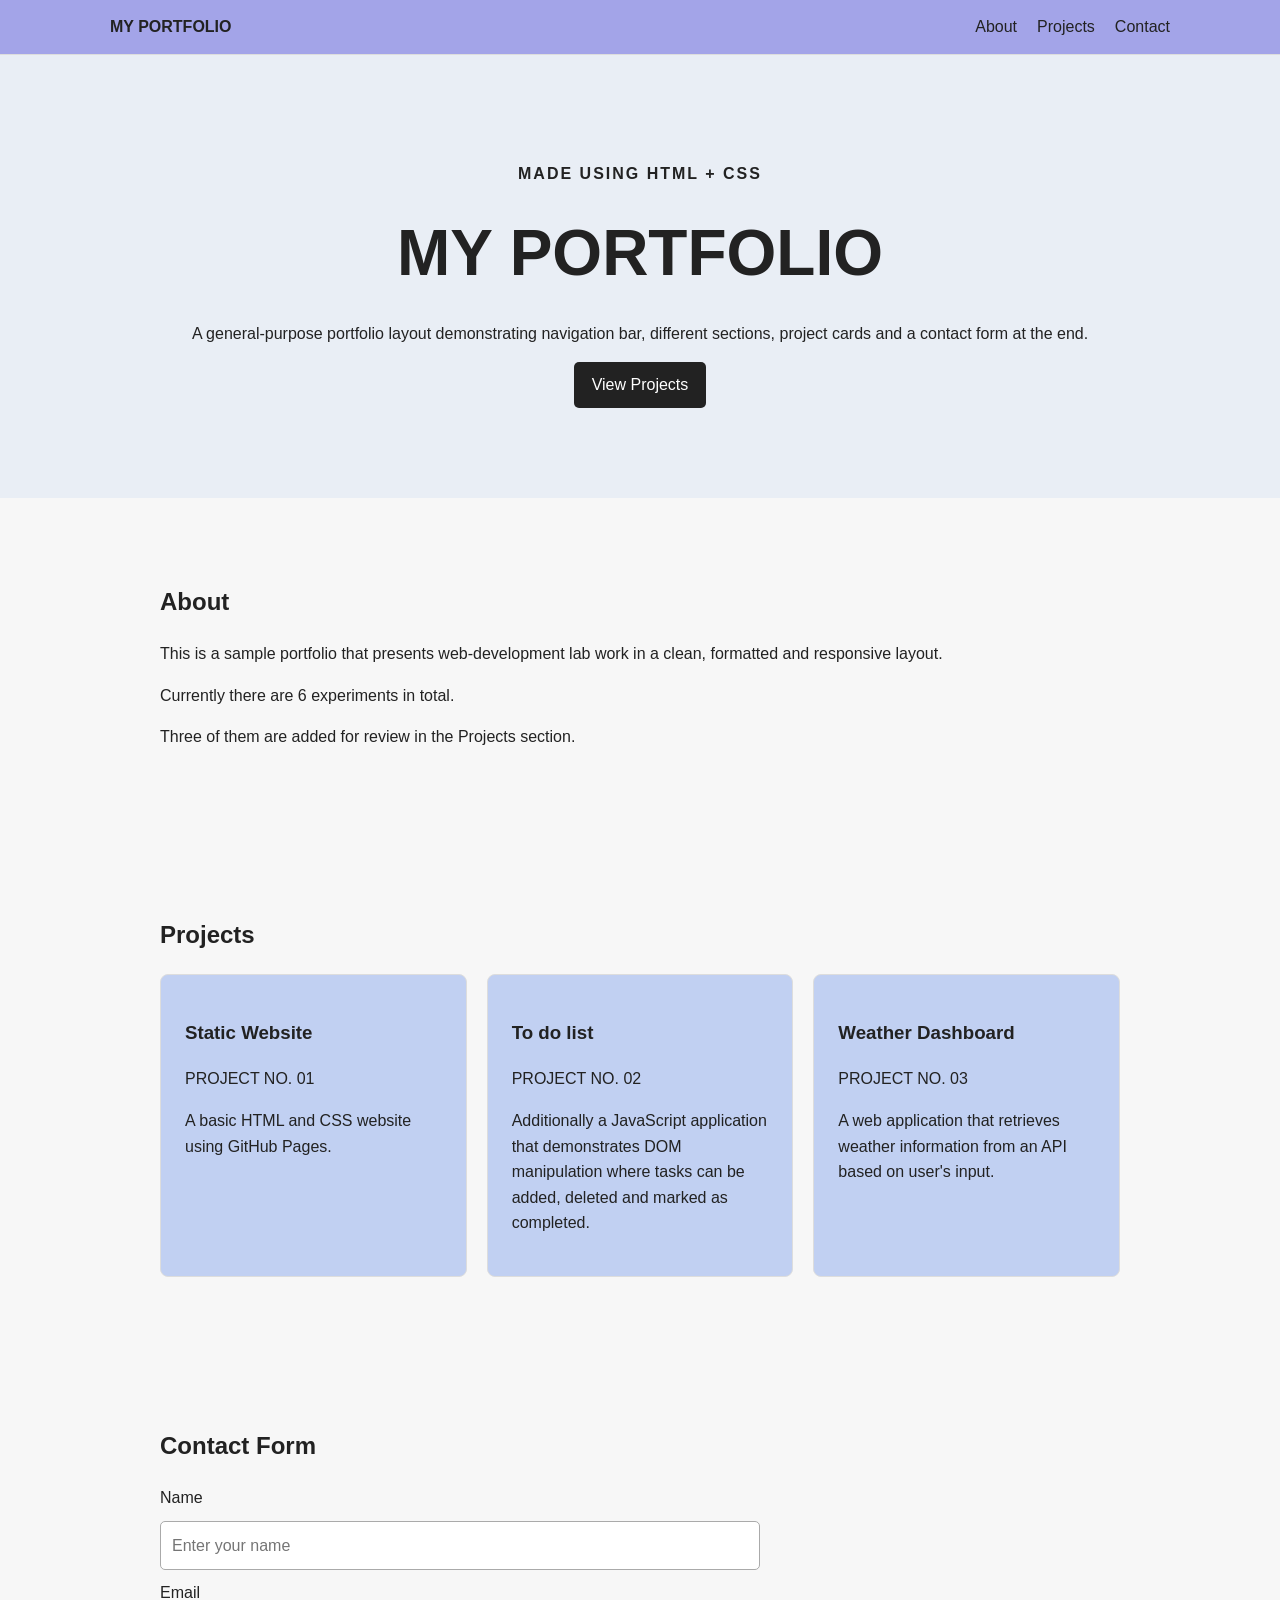
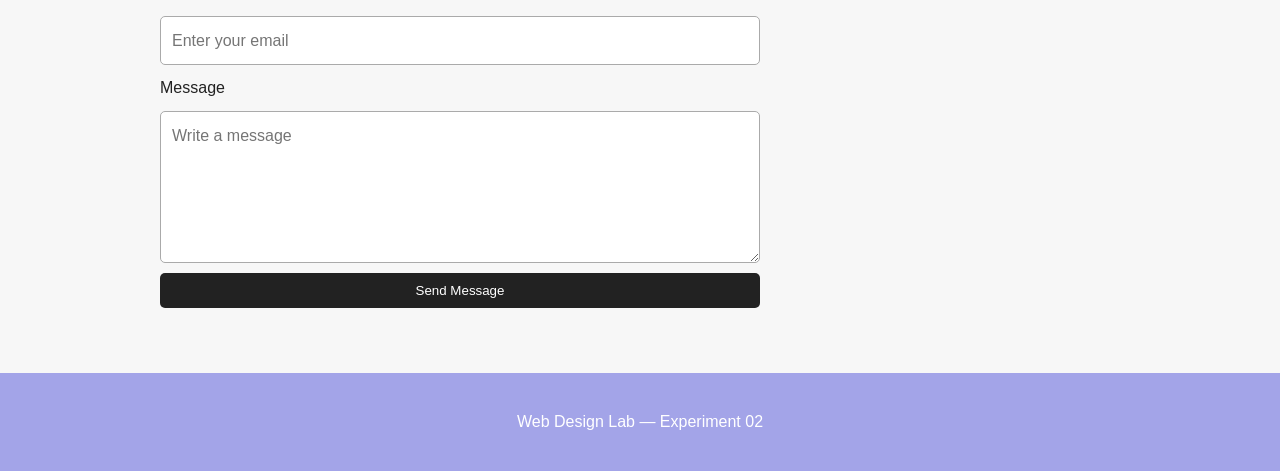
<file: index.html>
<!DOCTYPE html>
<html lang="en">
<head>
  <meta charset="UTF-8">
  <meta name="viewport" content="width=device-width, initial-scale=1.0">
  <title>Sample Portfolio | Web Design Lab</title>
  <link rel="stylesheet" href="style.css">
</head>
<body>
  <header class="site-header">
    <nav class="navbar" aria-label="Primary navigation">
      <a class="logo" href="#home">MY PORTFOLIO</a>
      <div class="nav-links">
        <a href="#about">About</a>
        <a href="#projects">Projects</a>
        <a href="#contact">Contact</a>
      </div>
    </nav>
  </header>

  <main>
    <section id="home" class="hero">
      <p class="eyebrow">Made using HTML + CSS</p>
      <h1>MY PORTFOLIO</h1>
      <p>A general-purpose portfolio layout demonstrating navigation bar, different sections, project cards and a contact form at the end.</p>
      <a class="button" href="#projects">View Projects</a>
    </section>

    <section id="about" class="section">
      <h2>About</h2>
      <p>This is a sample portfolio that presents web-development lab work in a clean, formatted and responsive layout. </p>
      <p>Currently there are 6 experiments in total. </p>
      <p>Three of them are added for review in the Projects section. </p>
    </section>

    <section id="projects" class="section">
      <h2>Projects</h2>
      <div class="project-grid">
        <article class="project-card">
          <h3>Static Website</h3>
          <p>PROJECT NO. 01</p>
          <p>A basic HTML and CSS website using GitHub Pages.</p>
        </article>
        <article class="project-card">
          <h3>To do list</h3>
          <p>PROJECT NO. 02</p>
          <p>Additionally a JavaScript application that demonstrates DOM manipulation where tasks can be added, deleted and marked as completed.</p>
        </article>
        <article class="project-card">
          <h3>Weather Dashboard</h3>
          <p>PROJECT NO. 03</p>
          <p>A web application that retrieves weather information from an API based on user's input.</p>
        </article>
      </div>
    </section>

    <section id="contact" class="section">
      <h2>Contact Form</h2>
      <form class="contact-form">
        <label for="name">Name</label>
        <input id="name" name="name" type="text" placeholder="Enter your name" required>

        <label for="email">Email</label>
        <input id="email" name="email" type="email" placeholder="Enter your email" required>

        <label for="message">Message</label>
        <textarea id="message" name="message" rows="5" placeholder="Write a message" required></textarea>

        <button class="button" type="submit">Send Message</button>
      </form>
    </section>
  </main>

  <footer>
    <p>Web Design Lab — Experiment 02</p>
  </footer>
</body>
</html>
</file>
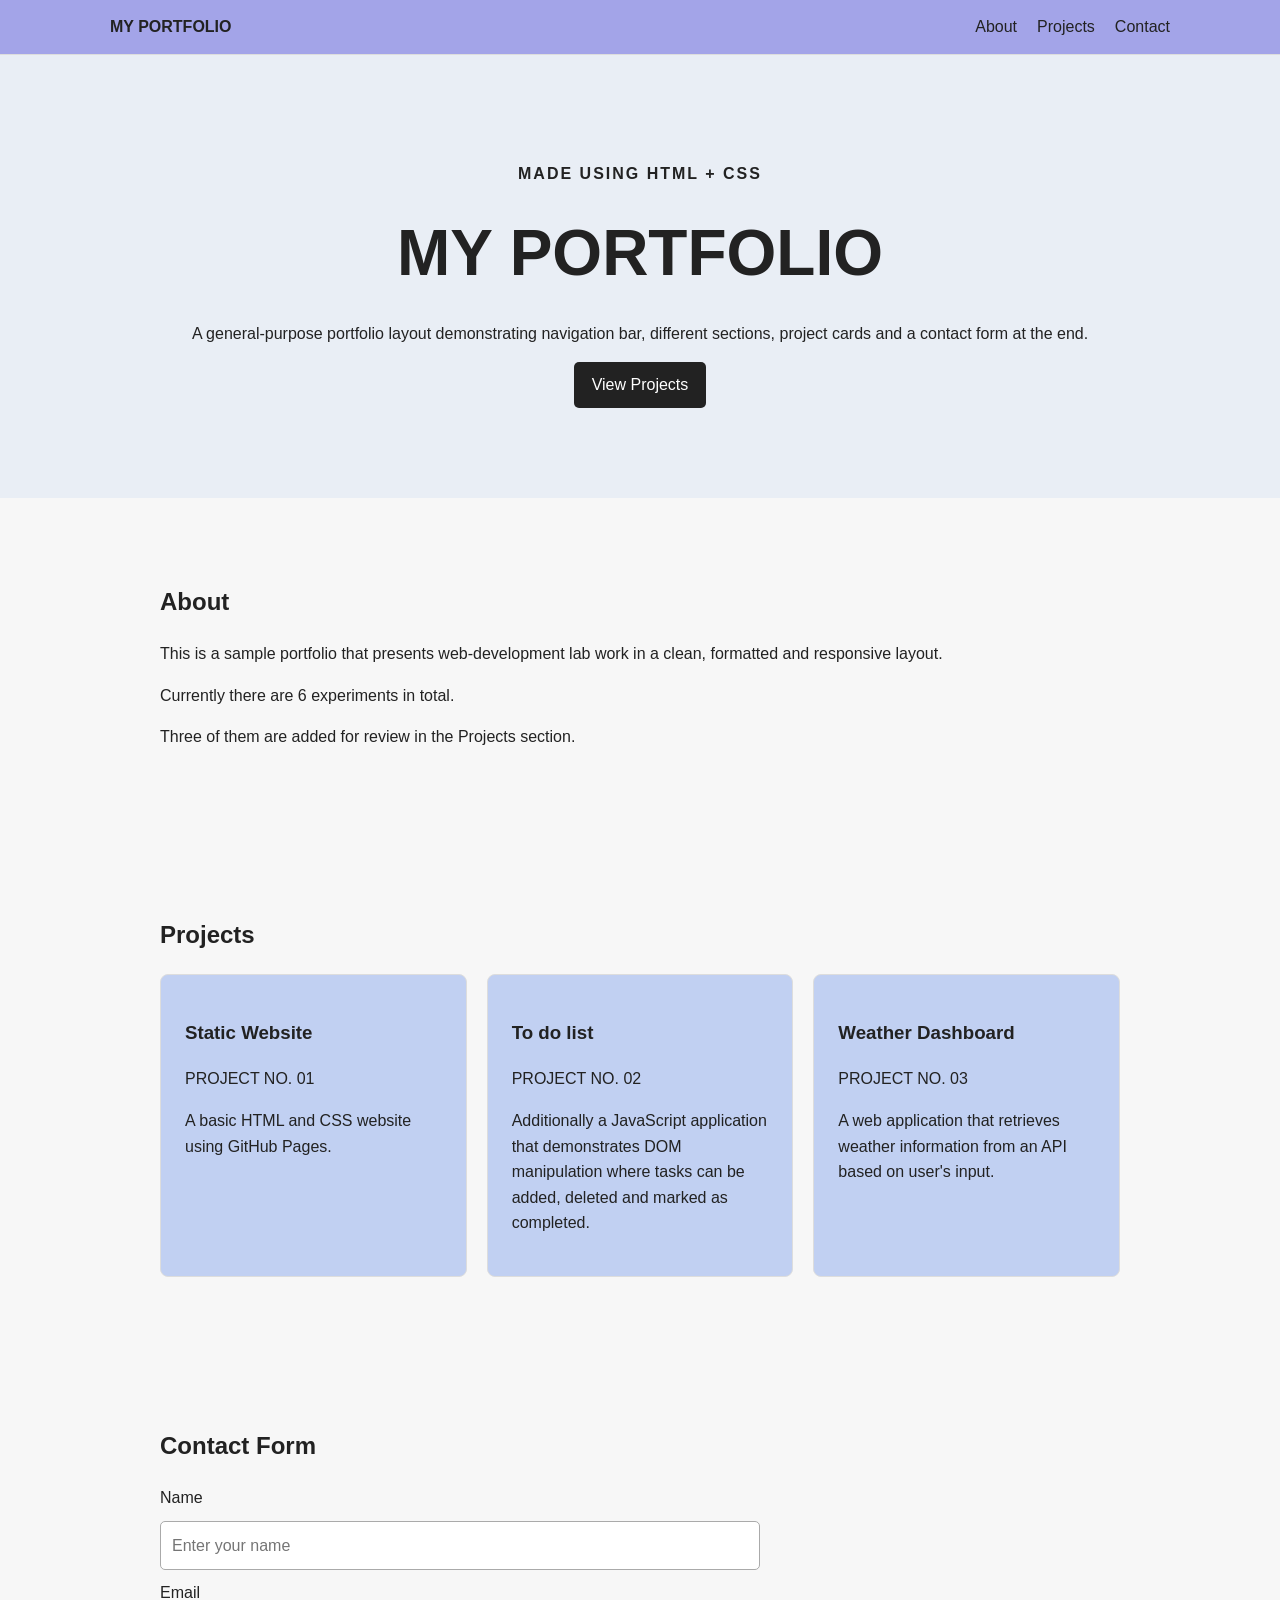
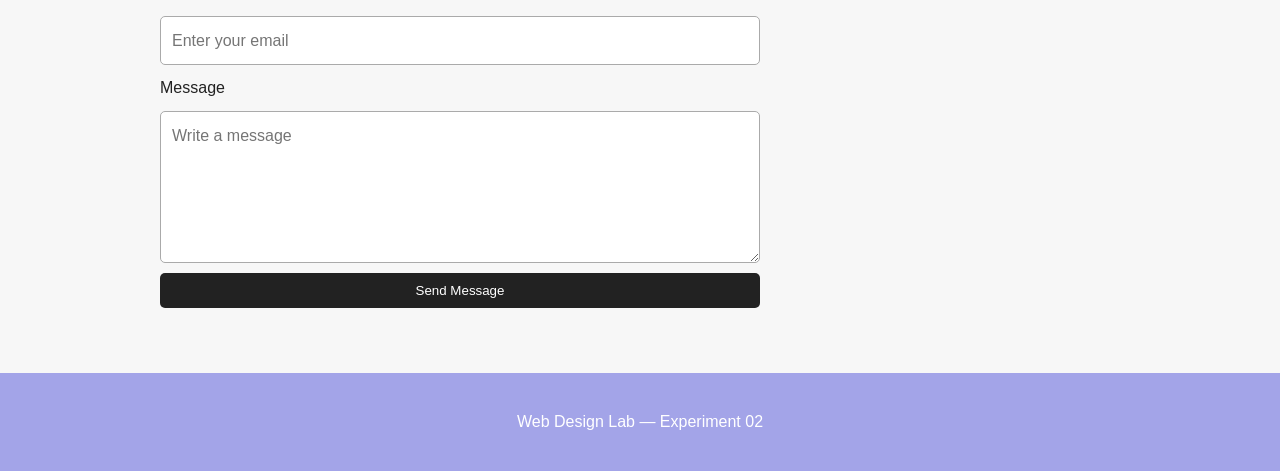
<file: index2.html>
<!DOCTYPE html>
<html lang="en">
<head>
  <title>Sample Portfolio | Web Design Lab</title>
  <link rel="stylesheet" href="style2.css">
</head>
<body>
  <header class="site-header">
    <nav class="navbar" aria-label="Primary navigation">
      <a class="logo" href="#home">MY PORTFOLIO</a>
      <div class="nav-links">
        <a href="#about">About</a>
        <a href="#projects">Projects</a>
        <a href="#contact">Contact</a>
      </div>
    </nav>
  </header>

  <main>
    <section id="home" class="hero">
      <p class="eyebrow">Made using HTML + CSS</p>
      <h1>MY PORTFOLIO</h1>
      <p>A general-purpose portfolio layout demonstrating navigation bar, different sections, project cards and a contact form at the end.</p>
      <a class="button" href="#projects">View Projects</a>
    </section>

    <section id="about" class="section">
      <h2>About</h2>
      <p>This is a sample portfolio that presents web-development lab work in a clean, formatted and responsive layout. </p>
      <p>Currently there are 6 experiments in total. </p>
      <p>Three of them are added for review in the Projects section. </p>
    </section>

    <section id="projects" class="section">
      <h2>Projects</h2>
      <div class="project-grid">
        <article class="project-card">
          <h3>Static Website</h3>
          <p>PROJECT NO. 01</p>
          <p>A basic HTML and CSS website using GitHub Pages.</p>
        </article>
        <article class="project-card">
          <h3>To do list</h3>
          <p>PROJECT NO. 02</p>
          <p>Additionally a JavaScript application that demonstrates DOM manipulation where tasks can be added, deleted and marked as completed.</p>
        </article>
        <article class="project-card">
          <h3>Weather Dashboard</h3>
          <p>PROJECT NO. 03</p>
          <p>A web application that retrieves weather information from an API based on user's input.</p>
        </article>
      </div>
    </section>

    <section id="contact" class="section">
      <h2>Contact Form</h2>
      <form class="contact-form">
        <label for="name">Name</label>
        <input id="name" name="name" type="text" placeholder="Enter your name" required>

        <label for="email">Email</label>
        <input id="email" name="email" type="email" placeholder="Enter your email" required>

        <label for="message">Message</label>
        <textarea id="message" name="message" rows="5" placeholder="Write a message" required></textarea>

        <button class="button" type="submit">Send Message</button>
      </form>
    </section>
  </main>

  <footer>
    <p>Web Design Lab — Experiment 02</p>
  </footer>
</body>
</html>
</file>
<file: style.css>
*{box-sizing:border-box}
html{scroll-behavior:smooth}
body{margin:0;font-family:Arial,sans-serif;line-height:1.6;color:#222;background:#f7f7f7}
.site-header{position:sticky;top:0;background:#a3a4e8;border-bottom:1px solid #ddd;z-index:10}
.navbar{max-width:1100px;margin:auto;padding:14px 20px;display:flex;justify-content:space-between;align-items:center;gap:20px}
.logo{font-weight:700;text-decoration:none;color:#222}
.nav-links{display:flex;gap:20px;flex-wrap:wrap}
.nav-links a{color:#222;text-decoration:none}
.nav-links a:hover,.nav-links a:focus{text-decoration:underline}
.hero{padding:90px 20px;text-align:center;background:#e9eef5}
.hero h1{font-size:clamp(2rem,5vw,4rem);margin:.2em 0}
.eyebrow{font-weight:700;text-transform:uppercase;letter-spacing:2px}
.button{display:inline-block;background:#222;color:#fff;padding:10px 18px;border:0;border-radius:5px;text-decoration:none;cursor:pointer}
.section{max-width:1000px;margin:auto;padding:65px 20px}
.project-grid{display:grid;grid-template-columns:repeat(3,1fr);gap:20px}
.project-card{background:#c1d0f2;padding:24px;border:1px solid #ddd;border-radius:8px}
.contact-form{max-width:600px;display:grid;gap:10px}
input,textarea{font:inherit;padding:11px;border:1px solid #aaa;border-radius:5px}
footer{text-align:center;background:#a3a4e8;color:#fff;padding:20px}
</file>
<file: style2.css>
*{box-sizing:border-box}
html{scroll-behavior:smooth}
body{margin:0;font-family:Arial,sans-serif;line-height:1.6;color:#222;background:#f7f7f7}
.site-header{position:sticky;top:0;background:#a3a4e8;border-bottom:1px solid #ddd;z-index:10}
.navbar{max-width:1100px;margin:auto;padding:14px 20px;display:flex;justify-content:space-between;align-items:center;gap:20px}
.logo{font-weight:700;text-decoration:none;color:#222}
.nav-links{display:flex;gap:20px;flex-wrap:wrap}
.nav-links a{color:#222;text-decoration:none}
.nav-links a:hover,.nav-links a:focus{text-decoration:underline}
.hero{padding:90px 20px;text-align:center;background:#e9eef5}
.hero h1{font-size:clamp(2rem,5vw,4rem);margin:.2em 0}
.eyebrow{font-weight:700;text-transform:uppercase;letter-spacing:2px}
.button{display:inline-block;background:#222;color:#fff;padding:10px 18px;border:0;border-radius:5px;text-decoration:none;cursor:pointer}
.section{max-width:1000px;margin:auto;padding:65px 20px}
.project-grid{display:grid;grid-template-columns:repeat(3,1fr);gap:20px}
.project-card{background:#c1d0f2;padding:24px;border:1px solid #ddd;border-radius:8px}
.contact-form{max-width:600px;display:grid;gap:10px}
input,textarea{font:inherit;padding:11px;border:1px solid #aaa;border-radius:5px}
footer{text-align:center;background:#a3a4e8;color:#fff;padding:20px}
</file>
